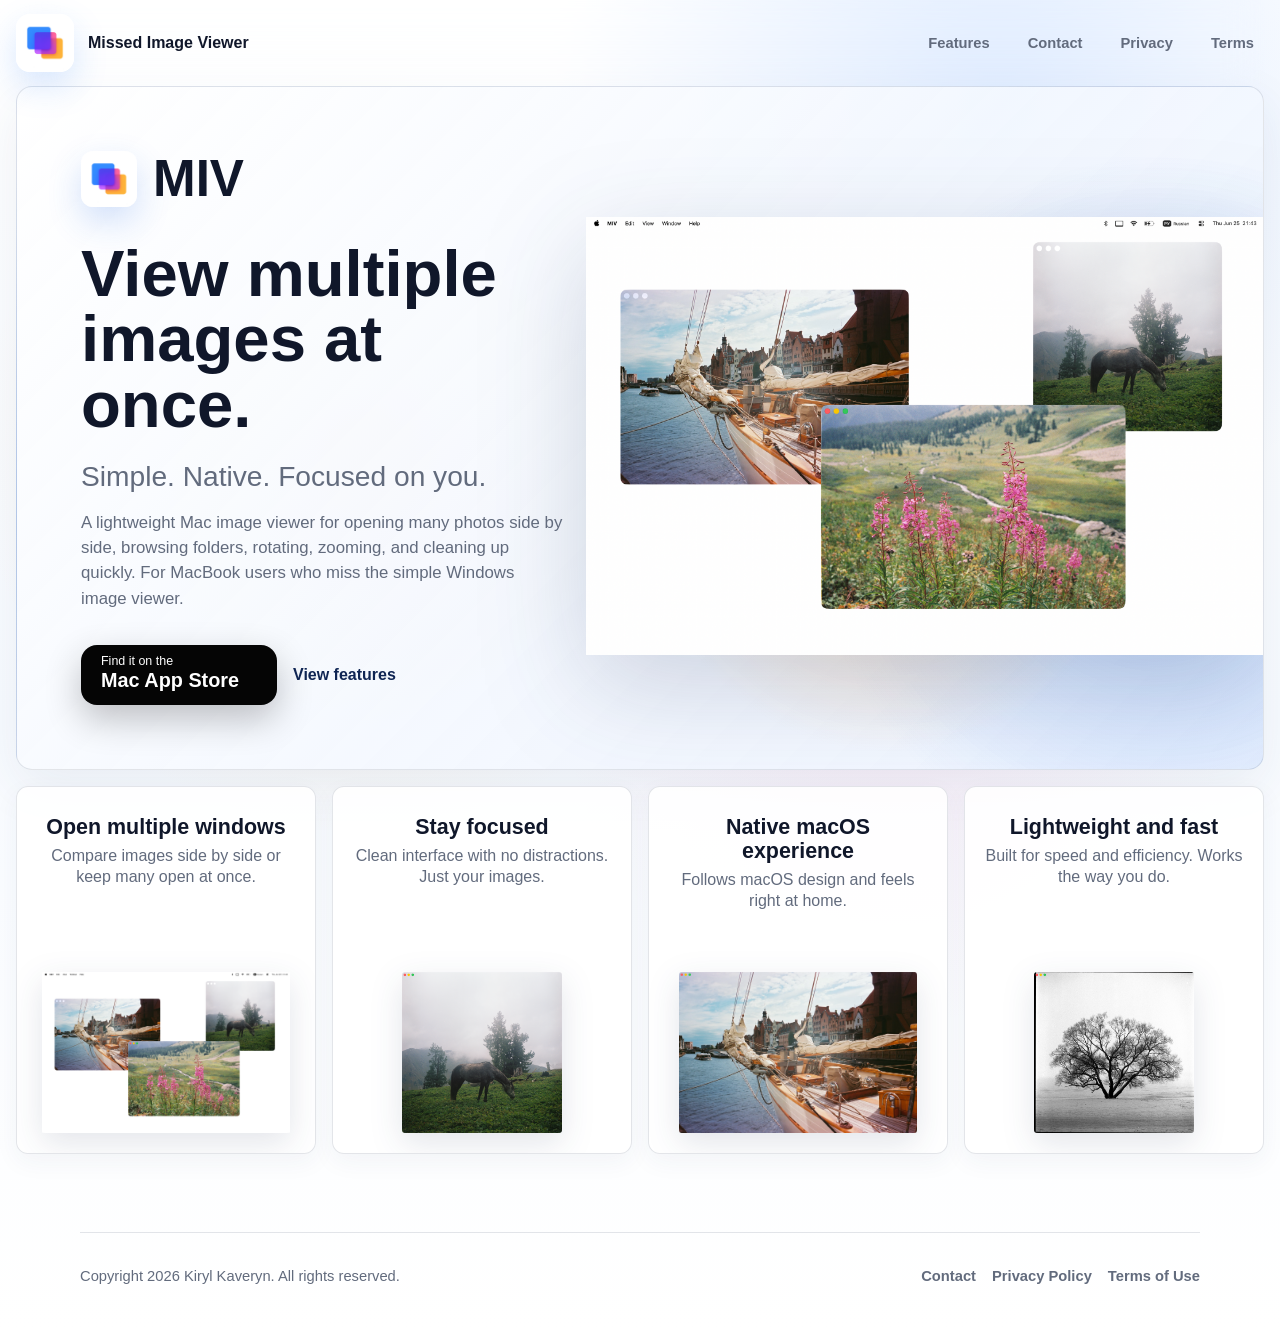
<file: index.html>
<!doctype html>
<html lang="en">
  <head>
    <meta charset="utf-8">
    <meta name="viewport" content="width=device-width, initial-scale=1">
    <meta name="description" content="Missed Image Viewer is a small, fast image viewer for macOS. Open a photo, browse nearby images, rotate, zoom, and clean up without friction.">
    <meta property="og:title" content="Missed Image Viewer">
    <meta property="og:description" content="A small, fast image viewer for macOS.">
    <meta property="og:type" content="website">
    <meta property="og:image" content="assets/images/app-icon.png">
    <title>Missed Image Viewer</title>
    <link rel="icon" href="assets/images/app-icon.png">
    <link rel="apple-touch-icon" href="assets/images/app-icon.png">
    <link rel="stylesheet" href="assets/styles.css">
  </head>
  <body>
    <header class="site-header">
      <a class="brand" href="index.html" aria-label="Missed Image Viewer home">
        <img src="assets/images/app-icon.png" alt="" width="36" height="36">
        <span>Missed Image Viewer</span>
      </a>
      <nav class="top-nav" aria-label="Primary navigation">
        <a href="#features">Features</a>
        <a href="contact.html">Contact</a>
        <a href="privacy.html">Privacy</a>
        <a href="https://www.apple.com/legal/internet-services/itunes/dev/stdeula/">Terms</a>
      </nav>
    </header>

    <main>
      <section class="hero">
        <div class="hero-copy">
          <div class="hero-app-mark">
            <img src="assets/images/app-icon.png" alt="" width="56" height="56">
            <span>MIV</span>
          </div>
          <h1>View multiple images at once.</h1>
          <p class="lead">Simple. Native. Focused on you.</p>
          <p class="hero-detail">A lightweight Mac image viewer for opening many photos side by side, browsing folders, rotating, zooming, and cleaning up quickly. For MacBook users who miss the simple Windows image viewer.</p>
          <div class="hero-actions">
            <a class="store-button" href="https://apps.apple.com/app/id6755685790" aria-label="Find Missed Image Viewer on the App Store">
              <span class="store-small">Find it on the</span>
              <span class="store-large">Mac App Store</span>
            </a>
            <a class="secondary-link" href="#features">View features</a>
          </div>
        </div>

        <div class="hero-stage" aria-label="Missed Image Viewer preview">
          <img class="hero-art" src="assets/images/hero-windows.png" alt="Missed Image Viewer showing multiple image windows on macOS">
        </div>
      </section>

      <section id="features" class="section">
        <div class="feature-grid">
          <article>
            <h3>Open multiple windows</h3>
            <p>Compare images side by side or keep many open at once.</p>
            <img class="feature-image" src="assets/images/feature-open-windows.png" alt="" loading="lazy">
          </article>
          <article>
            <h3>Stay focused</h3>
            <p>Clean interface with no distractions. Just your images.</p>
            <img class="feature-image" src="assets/images/feature-stay-focused.png" alt="" loading="lazy">
          </article>
          <article>
            <h3>Native macOS experience</h3>
            <p>Follows macOS design and feels right at home.</p>
            <img class="feature-image" src="assets/images/feature-native-macos.png" alt="" loading="lazy">
          </article>
          <article>
            <h3>Lightweight and fast</h3>
            <p>Built for speed and efficiency. Works the way you do.</p>
            <img class="feature-image" src="assets/images/feature-lightweight-fast.png" alt="" loading="lazy">
          </article>
        </div>
      </section>

    </main>

    <footer class="site-footer">
      <span>Copyright 2026 Kiryl Kaveryn. All rights reserved.</span>
      <nav aria-label="Footer navigation">
        <a href="contact.html">Contact</a>
        <a href="privacy.html">Privacy Policy</a>
        <a href="https://www.apple.com/legal/internet-services/itunes/dev/stdeula/">Terms of Use</a>
      </nav>
    </footer>
  </body>
</html>
</file>
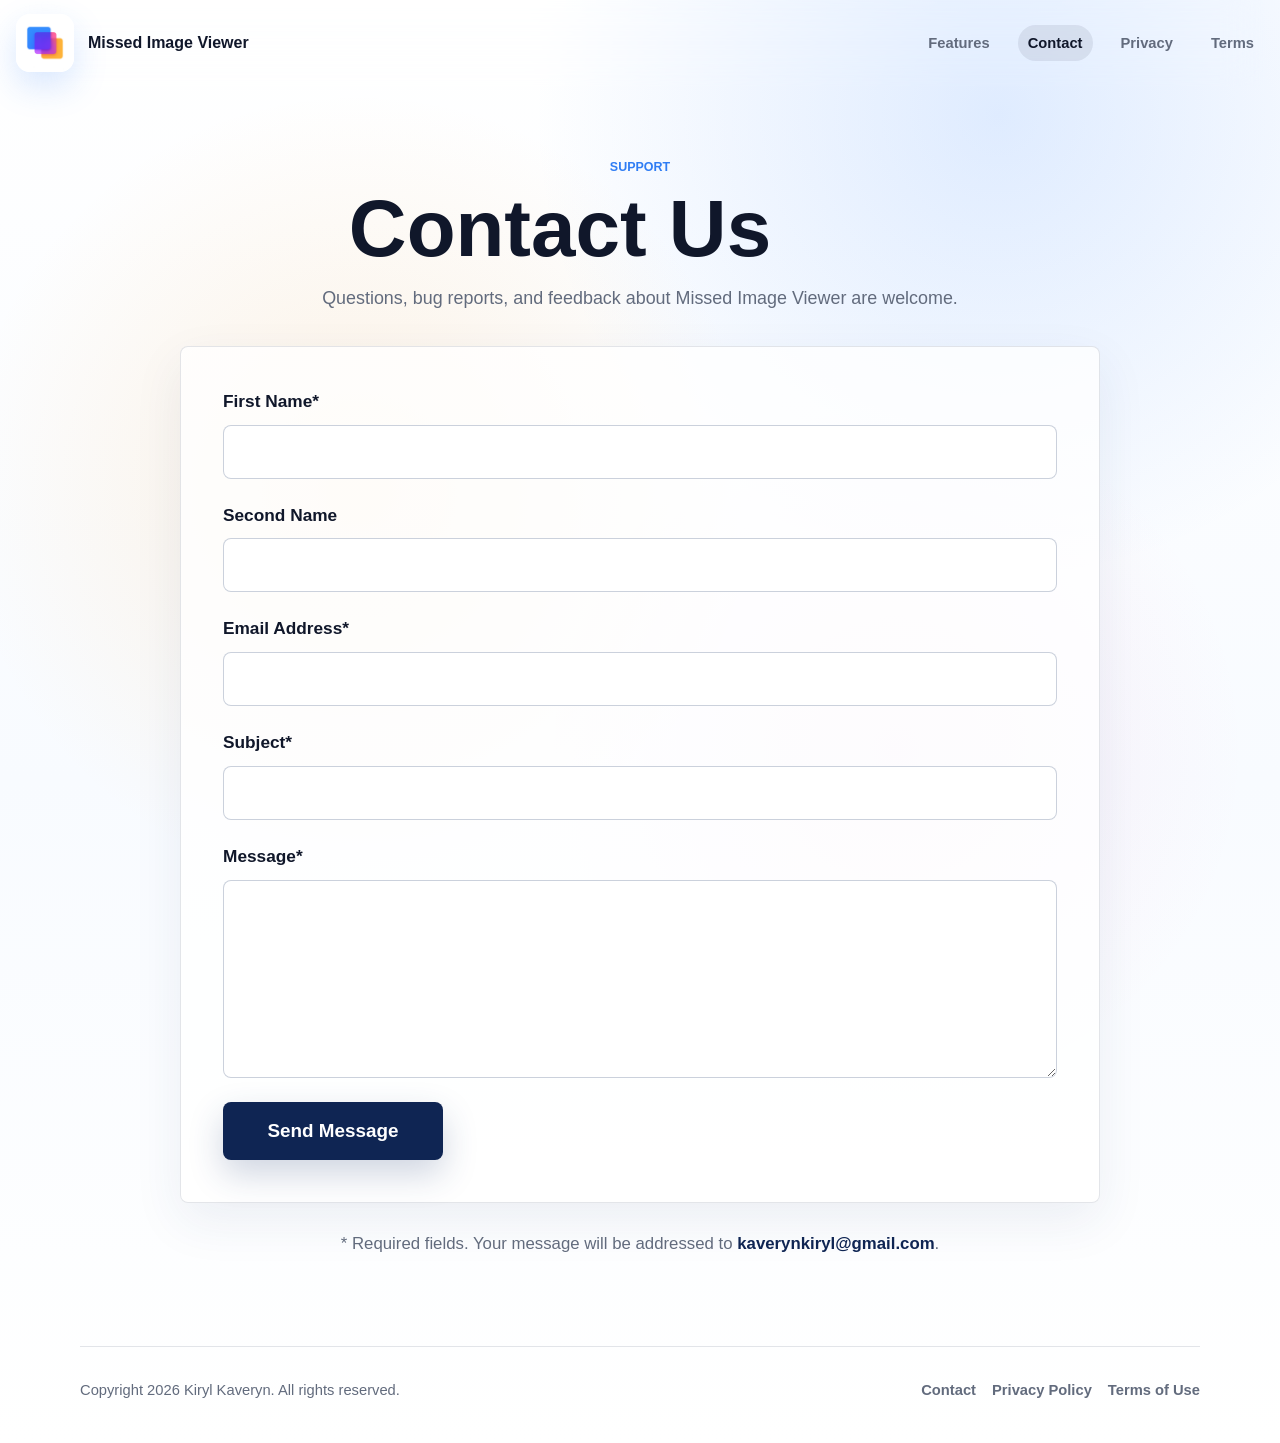
<file: contact.html>
<!doctype html>
<html lang="en">
  <head>
    <meta charset="utf-8">
    <meta name="viewport" content="width=device-width, initial-scale=1">
    <meta name="description" content="Contact Missed Image Viewer support.">
    <title>Contact - Missed Image Viewer</title>
    <link rel="icon" href="assets/images/app-icon.png">
    <link rel="stylesheet" href="assets/styles.css">
  </head>
  <body>
    <header class="site-header">
      <a class="brand" href="index.html" aria-label="Missed Image Viewer home">
        <img src="assets/images/app-icon.png" alt="" width="36" height="36">
        <span>Missed Image Viewer</span>
      </a>
      <nav class="top-nav" aria-label="Primary navigation">
        <a href="index.html#features">Features</a>
        <a href="contact.html" aria-current="page">Contact</a>
        <a href="privacy.html">Privacy</a>
        <a href="https://www.apple.com/legal/internet-services/itunes/dev/stdeula/">Terms</a>
      </nav>
    </header>

    <main class="contact-page">
      <section class="contact-heading">
        <p class="eyebrow">Support</p>
        <h1>Contact Us</h1>
        <p>Questions, bug reports, and feedback about Missed Image Viewer are welcome.</p>
      </section>

      <form class="contact-form" id="contact-form" action="mailto:kaverynkiryl@gmail.com" method="post" enctype="text/plain">
        <div class="form-field">
          <label for="first-name">First Name*</label>
          <input id="first-name" name="First Name" type="text" autocomplete="given-name" required>
        </div>

        <div class="form-field">
          <label for="second-name">Second Name</label>
          <input id="second-name" name="Second Name" type="text" autocomplete="family-name">
        </div>

        <div class="form-field">
          <label for="email">Email Address*</label>
          <input id="email" name="Email Address" type="email" autocomplete="email" required>
        </div>

        <div class="form-field">
          <label for="subject">Subject*</label>
          <input id="subject" name="Subject" type="text" required>
        </div>

        <div class="form-field">
          <label for="message">Message*</label>
          <textarea id="message" name="Message" rows="7" required></textarea>
        </div>

        <button class="contact-submit" type="submit">Send Message</button>
      </form>

      <p class="contact-note">* Required fields. Your message will be addressed to <a href="mailto:kaverynkiryl@gmail.com">kaverynkiryl@gmail.com</a>.</p>
    </main>

    <footer class="site-footer">
      <span>Copyright 2026 Kiryl Kaveryn. All rights reserved.</span>
      <nav aria-label="Footer navigation">
        <a href="contact.html">Contact</a>
        <a href="privacy.html">Privacy Policy</a>
        <a href="https://www.apple.com/legal/internet-services/itunes/dev/stdeula/">Terms of Use</a>
      </nav>
    </footer>

    <script>
      const contactForm = document.getElementById("contact-form");

      contactForm.addEventListener("submit", (event) => {
        event.preventDefault();

        const formData = new FormData(contactForm);
        const firstName = formData.get("First Name").trim();
        const secondName = formData.get("Second Name").trim();
        const email = formData.get("Email Address").trim();
        const subject = formData.get("Subject").trim();
        const message = formData.get("Message").trim();
        const senderName = [firstName, secondName].filter(Boolean).join(" ");
        const body = [
          `Name: ${senderName}`,
          `Email: ${email}`,
          "",
          message
        ].join("\n");

        const mailto = new URL("mailto:kaverynkiryl@gmail.com");
        mailto.searchParams.set("subject", `[Missed Image Viewer] ${subject}`);
        mailto.searchParams.set("body", body);
        window.location.href = mailto.toString();
      });
    </script>
  </body>
</html>
</file>
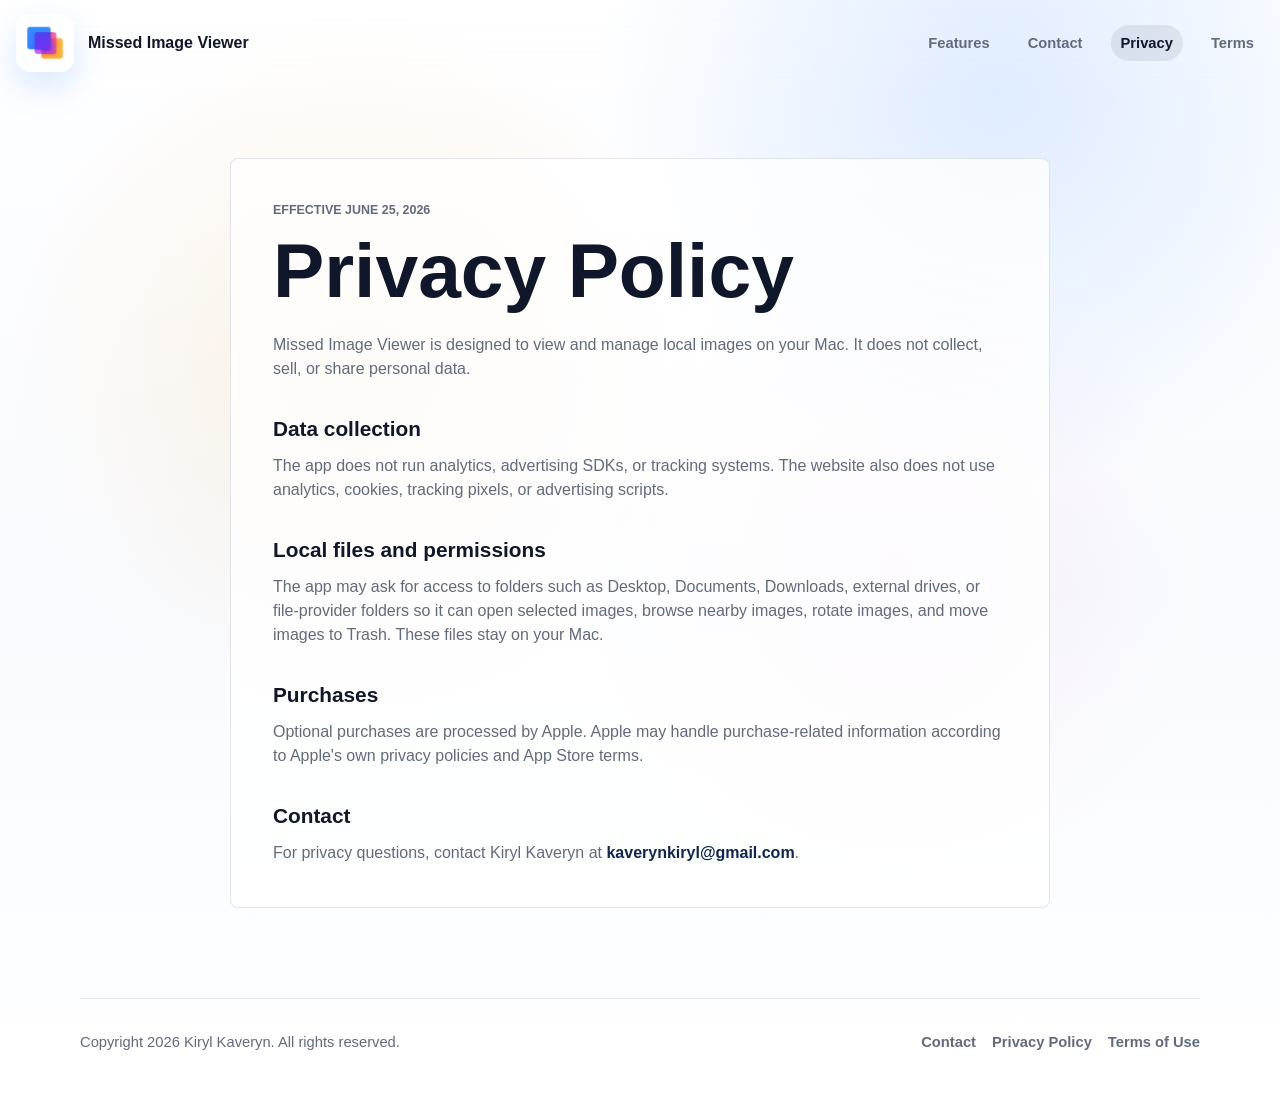
<file: privacy.html>
<!doctype html>
<html lang="en">
  <head>
    <meta charset="utf-8">
    <meta name="viewport" content="width=device-width, initial-scale=1">
    <meta name="description" content="Privacy Policy for Missed Image Viewer.">
    <title>Privacy Policy - Missed Image Viewer</title>
    <link rel="icon" href="assets/images/app-icon.png">
    <link rel="stylesheet" href="assets/styles.css">
  </head>
  <body>
    <header class="site-header">
      <a class="brand" href="index.html" aria-label="Missed Image Viewer home">
        <img src="assets/images/app-icon.png" alt="" width="36" height="36">
        <span>Missed Image Viewer</span>
      </a>
      <nav class="top-nav" aria-label="Primary navigation">
        <a href="index.html#features">Features</a>
        <a href="contact.html">Contact</a>
        <a href="privacy.html" aria-current="page">Privacy</a>
        <a href="https://www.apple.com/legal/internet-services/itunes/dev/stdeula/">Terms</a>
      </nav>
    </header>

    <main class="legal-page">
      <article class="legal-document">
        <p class="eyebrow">Effective June 25, 2026</p>
        <h1>Privacy Policy</h1>
        <p>Missed Image Viewer is designed to view and manage local images on your Mac. It does not collect, sell, or share personal data.</p>

        <h2>Data collection</h2>
        <p>The app does not run analytics, advertising SDKs, or tracking systems. The website also does not use analytics, cookies, tracking pixels, or advertising scripts.</p>

        <h2>Local files and permissions</h2>
        <p>The app may ask for access to folders such as Desktop, Documents, Downloads, external drives, or file-provider folders so it can open selected images, browse nearby images, rotate images, and move images to Trash. These files stay on your Mac.</p>

        <h2>Purchases</h2>
        <p>Optional purchases are processed by Apple. Apple may handle purchase-related information according to Apple's own privacy policies and App Store terms.</p>

        <h2>Contact</h2>
        <p>For privacy questions, contact Kiryl Kaveryn at <a href="mailto:kaverynkiryl@gmail.com">kaverynkiryl@gmail.com</a>.</p>
      </article>
    </main>

    <footer class="site-footer">
      <span>Copyright 2026 Kiryl Kaveryn. All rights reserved.</span>
      <nav aria-label="Footer navigation">
        <a href="contact.html">Contact</a>
        <a href="privacy.html">Privacy Policy</a>
        <a href="https://www.apple.com/legal/internet-services/itunes/dev/stdeula/">Terms of Use</a>
      </nav>
    </footer>
  </body>
</html>
</file>
<file: assets/styles.css>
:root {
  color-scheme: light;
  --bg: #f8fbff;
  --surface: #ffffff;
  --surface-soft: #f1f6ff;
  --ink: #10172a;
  --muted: #626b7d;
  --line: rgba(29, 45, 78, 0.12);
  --accent: #2f7df4;
  --accent-strong: #0f2553;
  --blue-soft: #6db2ff;
  --blue-pale: #edf6ff;
  --orange-soft: #ffb354;
  --pink-soft: #f06bb2;
  --shadow: 0 26px 70px rgba(26, 50, 91, 0.16);
  font-family: -apple-system, BlinkMacSystemFont, "SF Pro Display", "SF Pro Text", "Helvetica Neue", Arial, sans-serif;
}

* {
  box-sizing: border-box;
}

html {
  scroll-behavior: smooth;
}

body {
  margin: 0;
  background:
    radial-gradient(circle at 78% 8%, rgba(61, 137, 255, 0.16), transparent 28%),
    radial-gradient(circle at 28% 34%, rgba(255, 177, 80, 0.16), transparent 30%),
    radial-gradient(circle at 70% 52%, rgba(232, 85, 169, 0.08), transparent 30%),
    linear-gradient(180deg, #ffffff 0%, var(--bg) 54%, #ffffff 100%);
  color: var(--ink);
  font-size: 16px;
  line-height: 1.5;
}

a {
  color: inherit;
  text-decoration: none;
}

img {
  display: block;
  max-width: 100%;
}

.site-header {
  position: sticky;
  top: 0;
  z-index: 20;
  display: flex;
  align-items: center;
  justify-content: space-between;
  gap: 24px;
  width: min(1506px, calc(100% - 32px));
  min-height: 86px;
  margin: 0 auto;
  padding: 12px 0;
  backdrop-filter: blur(18px);
}

.brand {
  display: inline-flex;
  align-items: center;
  gap: 14px;
  min-width: 0;
  font-weight: 700;
}

.brand img {
  width: 58px;
  height: 58px;
  border-radius: 14px;
  box-shadow: 0 14px 34px rgba(39, 121, 248, 0.18);
}

.brand span {
  white-space: nowrap;
}

.top-nav {
  display: flex;
  align-items: center;
  justify-content: center;
  gap: 18px;
}

.top-nav a {
  min-height: 34px;
  padding: 7px 10px;
  border-radius: 999px;
  color: var(--muted);
  font-size: 0.92rem;
  font-weight: 650;
}

.top-nav a:hover,
.top-nav a[aria-current="page"] {
  background: rgba(16, 23, 42, 0.08);
  color: var(--ink);
}

.hero {
  display: grid;
  grid-template-columns: minmax(330px, 0.44fr) minmax(0, 0.56fr);
  align-items: center;
  gap: 24px;
  width: min(1506px, calc(100% - 32px));
  min-height: min(626px, calc(100vh - 106px));
  margin: 0 auto;
  padding: clamp(34px, 5vw, 64px);
  overflow: hidden;
  border: 1px solid var(--line);
  border-radius: 16px;
  background:
    radial-gradient(circle at 70% 62%, rgba(255, 172, 82, 0.34), transparent 25%),
    radial-gradient(circle at 92% 62%, rgba(33, 117, 241, 0.28), transparent 29%),
    linear-gradient(135deg, rgba(255, 255, 255, 0.98) 0%, rgba(244, 248, 255, 0.9) 52%, rgba(238, 244, 255, 0.98) 100%);
  box-shadow: 0 18px 52px rgba(33, 59, 101, 0.08);
}

.hero-copy {
  position: relative;
  z-index: 2;
  max-width: 520px;
}

.hero-app-mark {
  display: inline-flex;
  align-items: center;
  gap: 16px;
  margin-bottom: 34px;
  color: var(--ink);
  font-size: clamp(2rem, 4vw, 3.2rem);
  font-weight: 850;
  line-height: 1;
}

.hero-app-mark img {
  width: 56px;
  height: 56px;
  border-radius: 12px;
  box-shadow: 0 14px 34px rgba(34, 107, 232, 0.2);
}

.eyebrow {
  margin: 0 0 12px;
  color: var(--accent);
  font-size: 0.78rem;
  font-weight: 800;
  letter-spacing: 0;
  text-transform: uppercase;
}

h1,
h2,
h3,
p {
  margin-top: 0;
}

h1 {
  max-width: 560px;
  margin-bottom: 22px;
  font-size: clamp(3rem, 5.1vw, 5.1rem);
  line-height: 1;
  letter-spacing: 0;
}

.lead {
  max-width: 510px;
  margin-bottom: 16px;
  color: var(--muted);
  font-size: clamp(1.28rem, 2.2vw, 1.85rem);
  line-height: 1.25;
}

.hero-detail {
  max-width: 500px;
  margin-bottom: 34px;
  color: var(--muted);
  font-size: 1.05rem;
}

.hero-actions {
  display: flex;
  flex-wrap: wrap;
  align-items: center;
  gap: 16px;
}

.store-button {
  display: inline-grid;
  min-width: 196px;
  min-height: 60px;
  padding: 10px 20px 11px;
  border-radius: 16px;
  background: #050505;
  color: #fff;
  box-shadow: 0 14px 36px rgba(0, 0, 0, 0.24);
}

.store-button:hover {
  background: #000000;
  transform: translateY(-1px);
}

.store-small {
  font-size: 0.78rem;
  line-height: 1.1;
}

.store-large {
  font-size: 1.24rem;
  font-weight: 800;
  line-height: 1.1;
}

.secondary-link {
  color: var(--accent-strong);
  font-weight: 750;
}

.secondary-link:hover {
  color: #263765;
}

.hero-stage {
  position: relative;
  z-index: 1;
  align-self: stretch;
  display: flex;
  align-items: center;
  min-height: 460px;
  min-width: 0;
  margin: -48px -64px -64px 0;
}

.hero-art {
  width: 100%;
  height: 100%;
  object-fit: contain;
  object-position: center;
  filter: drop-shadow(0 30px 52px rgba(27, 45, 84, 0.18));
}

.section {
  width: min(1506px, calc(100% - 32px));
  margin: 0 auto;
  padding: 16px 0 78px;
  border-top: 0;
}

.section-heading {
  max-width: 660px;
  margin-bottom: 28px;
}

.section h2 {
  margin-bottom: 0;
  font-size: clamp(2rem, 4vw, 3.6rem);
  line-height: 1;
  letter-spacing: 0;
}

.feature-grid {
  display: grid;
  grid-template-columns: repeat(4, minmax(0, 1fr));
  gap: 16px;
}

.feature-grid article {
  display: flex;
  min-height: 368px;
  flex-direction: column;
  align-items: center;
  padding: 28px 20px 20px;
  overflow: hidden;
  border: 1px solid var(--line);
  border-radius: 12px;
  background: rgba(255, 255, 255, 0.88);
  box-shadow: 0 8px 24px rgba(33, 59, 101, 0.05);
  text-align: center;
}

.feature-grid h3 {
  margin-bottom: 6px;
  font-size: 1.34rem;
  line-height: 1.12;
}

.feature-grid p,
.legal-document p {
  color: var(--muted);
}

.feature-grid p {
  max-width: 260px;
  margin-bottom: 24px;
  line-height: 1.35;
}

.feature-image {
  width: 100%;
  height: auto;
  aspect-ratio: 900 / 560;
  margin-top: auto;
  object-fit: contain;
  border-radius: 8px;
  filter: drop-shadow(0 10px 16px rgba(27, 45, 84, 0.12));
}

.site-footer {
  display: flex;
  align-items: center;
  justify-content: space-between;
  gap: 24px;
  width: min(1120px, calc(100% - 32px));
  margin: 0 auto;
  padding: 32px 0 42px;
  border-top: 1px solid var(--line);
  color: var(--muted);
  font-size: 0.92rem;
}

.site-footer nav {
  display: flex;
  flex-wrap: wrap;
  gap: 16px;
}

.site-footer a {
  font-weight: 650;
}

.site-footer a:hover {
  color: var(--accent-strong);
}

.legal-page {
  width: min(820px, calc(100% - 32px));
  margin: 0 auto;
  padding: 72px 0 90px;
}

.legal-document {
  padding: 42px;
  border: 1px solid var(--line);
  border-radius: 8px;
  background: rgba(255, 255, 255, 0.78);
}

.legal-document h1 {
  margin-bottom: 24px;
  font-size: clamp(2.6rem, 7vw, 4.8rem);
}

.legal-document h2 {
  margin: 32px 0 10px;
  font-size: 1.3rem;
}

.legal-document p:last-child {
  margin-bottom: 0;
}

.contact-page {
  width: min(920px, calc(100% - 32px));
  margin: 0 auto;
  padding: 72px 0 90px;
}

.contact-heading {
  max-width: 720px;
  margin: 0 auto 34px;
  text-align: center;
}

.contact-heading h1 {
  margin-bottom: 16px;
  font-size: clamp(2.8rem, 7vw, 5rem);
}

.contact-heading p:last-child {
  margin-bottom: 0;
  color: var(--muted);
  font-size: 1.12rem;
}

.contact-form {
  display: grid;
  gap: 24px;
  padding: 42px;
  border: 1px solid var(--line);
  border-radius: 8px;
  background: rgba(255, 255, 255, 0.78);
  box-shadow: 0 18px 50px rgba(36, 63, 118, 0.08);
}

.form-field {
  display: grid;
  gap: 10px;
}

.form-field label {
  color: var(--ink);
  font-size: 1.08rem;
  font-weight: 750;
}

.form-field input,
.form-field textarea {
  width: 100%;
  border: 1px solid rgba(70, 92, 128, 0.28);
  border-radius: 8px;
  background: #fff;
  color: var(--ink);
  font: inherit;
  outline: none;
  transition: border-color 0.15s ease, box-shadow 0.15s ease;
}

.form-field input {
  min-height: 54px;
  padding: 12px 14px;
}

.form-field textarea {
  min-height: 190px;
  padding: 14px;
  resize: vertical;
}

.form-field input:focus,
.form-field textarea:focus {
  border-color: var(--accent-strong);
  box-shadow: 0 0 0 4px rgba(82, 111, 168, 0.14);
}

.contact-submit {
  justify-self: start;
  min-height: 58px;
  min-width: 220px;
  border: 0;
  border-radius: 8px;
  background: var(--accent-strong);
  color: #fff;
  cursor: pointer;
  font: inherit;
  font-size: 1.18rem;
  font-weight: 800;
  box-shadow: 0 14px 34px rgba(36, 63, 118, 0.22);
}

.contact-submit:hover {
  background: #18315f;
}

.contact-note {
  margin: 28px auto 0;
  color: var(--muted);
  font-size: 1.05rem;
  text-align: center;
}

.contact-note a,
.legal-document a {
  color: var(--accent-strong);
  font-weight: 700;
}

@media (max-width: 920px) {
  .site-header {
    position: static;
    align-items: flex-start;
    flex-direction: column;
  }

  .top-nav {
    width: 100%;
    justify-content: center;
    overflow-x: auto;
  }

  .hero {
    grid-template-columns: 1fr;
    min-height: auto;
    padding: 36px 28px 0;
  }

  .hero-copy {
    max-width: 720px;
  }

  .hero-stage {
    min-height: 420px;
    margin: -8px -28px 0;
  }

  .hero-art {
    object-position: center;
  }

  .feature-grid {
    grid-template-columns: 1fr 1fr;
  }
}

@media (max-width: 640px) {
  .brand span {
    white-space: normal;
  }

  .top-nav a {
    padding-inline: 12px;
  }

  .hero {
    gap: 12px;
    padding: 28px 20px 0;
  }

  h1 {
    font-size: clamp(2.7rem, 13vw, 4.1rem);
    margin-bottom: 14px;
  }

  .lead {
    margin-bottom: 18px;
    font-size: 1.08rem;
  }

  .hero-app-mark {
    gap: 12px;
    margin-bottom: 28px;
    font-size: 2rem;
  }

  .hero-app-mark img {
    width: 50px;
    height: 50px;
  }

  .hero-detail {
    margin-bottom: 22px;
    font-size: 1rem;
  }

  .hero-actions {
    align-items: stretch;
    flex-direction: column;
  }

  .store-button,
  .secondary-link {
    width: 100%;
  }

  .secondary-link {
    display: inline-flex;
    min-height: 44px;
    align-items: center;
  }

  .hero-stage {
    min-height: 320px;
    margin: 2px -20px 0;
  }

  .hero-art {
    object-position: center;
  }

  .section {
    padding: 16px 0 54px;
  }

  .feature-grid {
    grid-template-columns: 1fr;
  }

  .feature-grid article {
    min-height: auto;
  }

  .site-footer {
    align-items: flex-start;
    flex-direction: column;
  }

  .legal-page {
    padding-top: 44px;
  }

  .legal-document {
    padding: 28px 22px;
  }

  .contact-page {
    padding-top: 44px;
  }

  .contact-form {
    padding: 28px 22px;
  }

  .contact-submit {
    width: 100%;
  }
}
</file>
